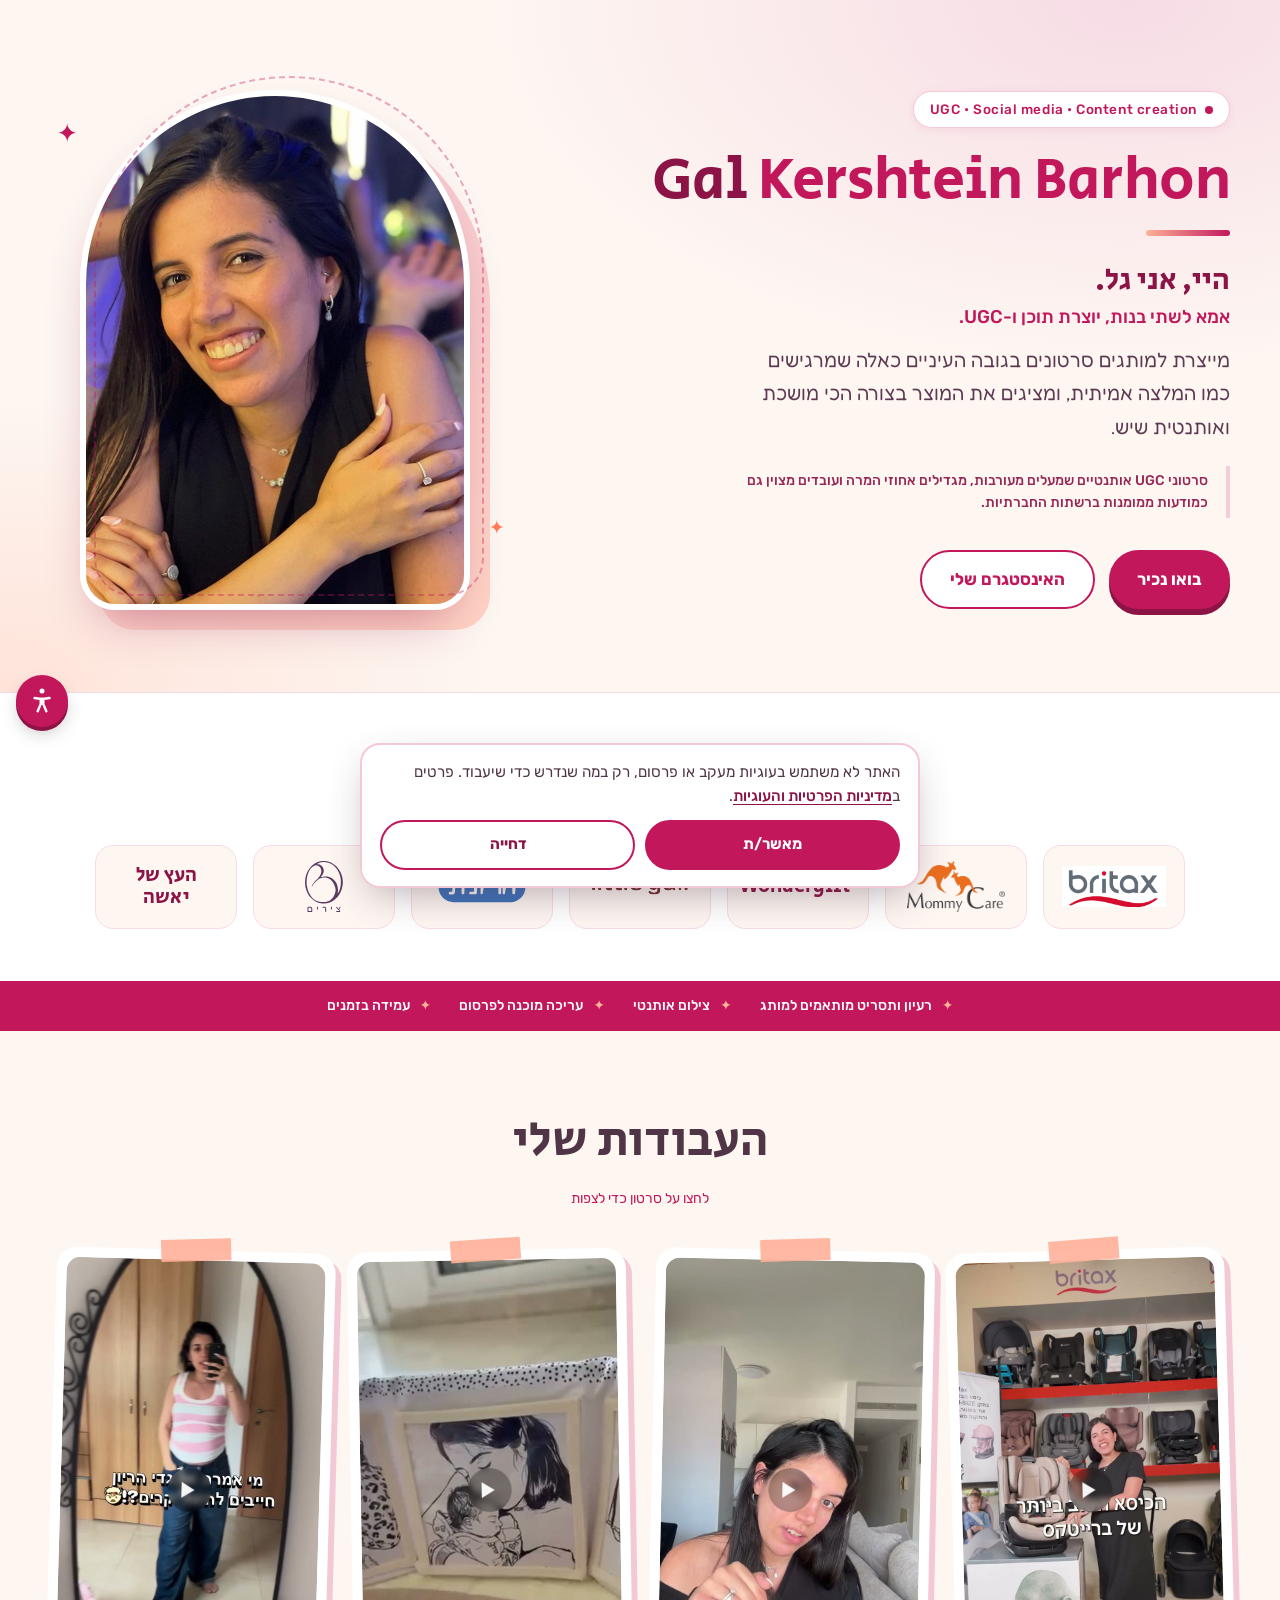
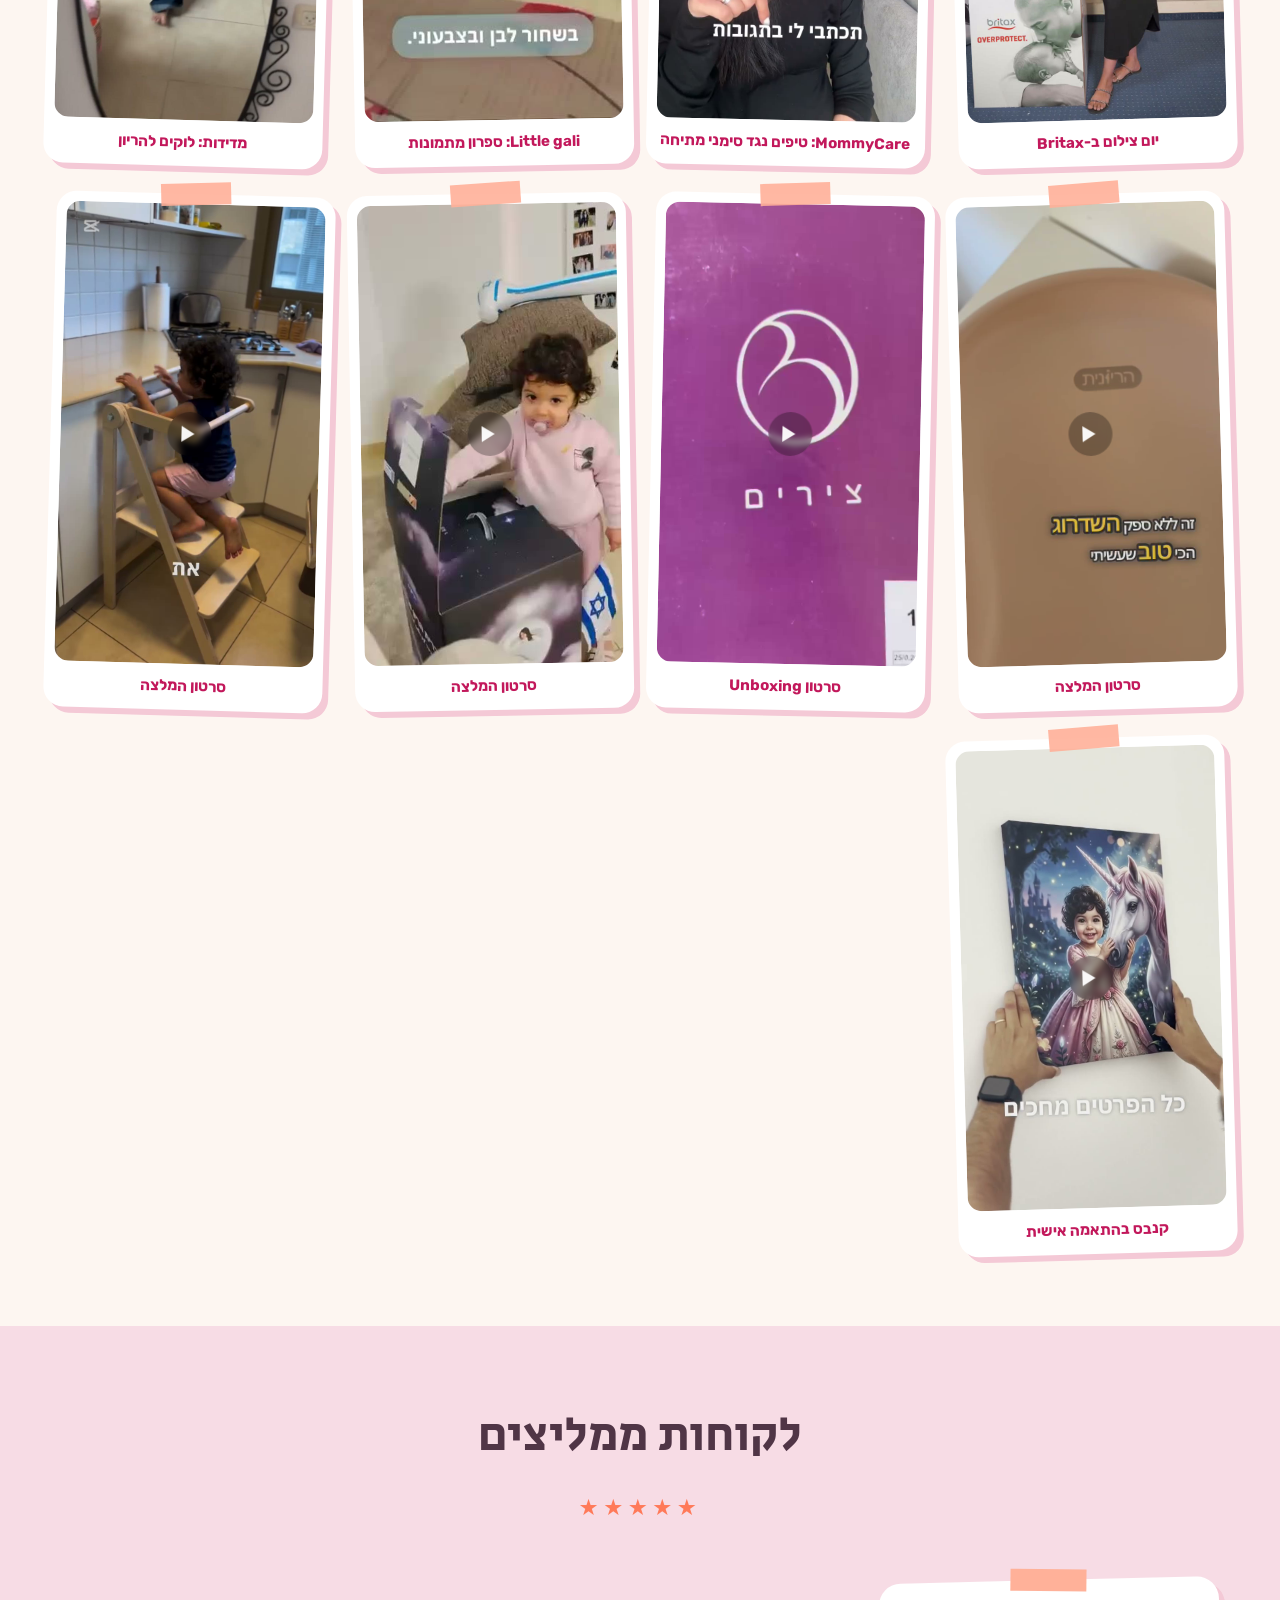
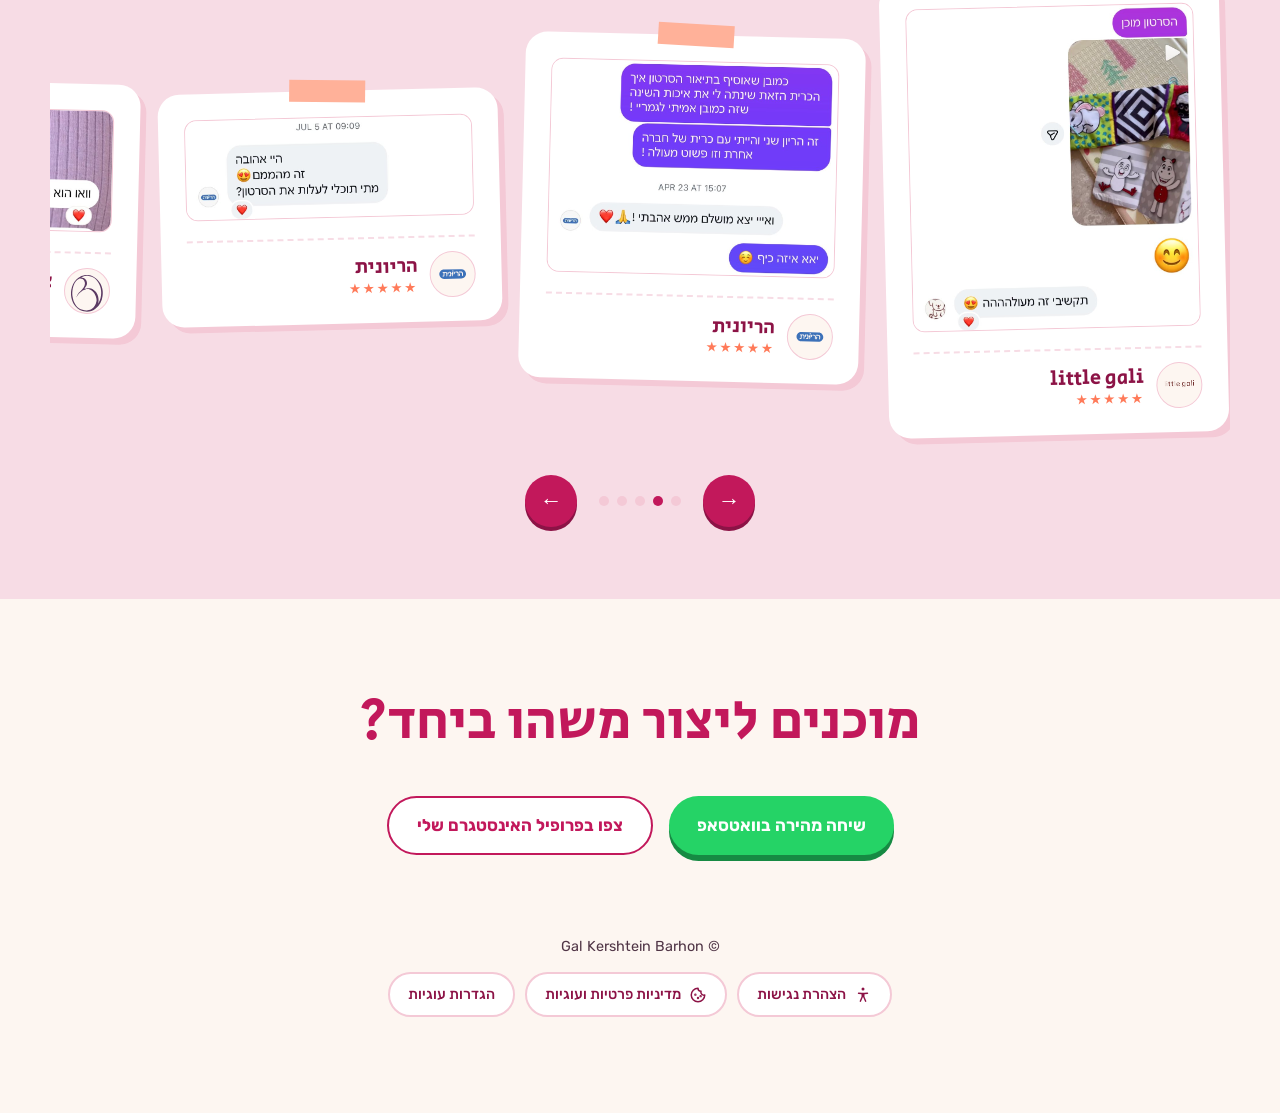
<file: index.html>
<!doctype html><html lang="he" dir="rtl"><head><meta charset="utf-8"><meta name=viewport content="width=device-width,initial-scale=1,viewport-fit=cover"><style>:root{color-scheme:light;box-sizing:border-box;padding-top:env(safe-area-inset-top,0px);padding-bottom:env(safe-area-inset-bottom,0px)}html{scroll-padding-top:env(safe-area-inset-top,0px)}body{margin:0;padding:0;font:14px -apple-system,BlinkMacSystemFont,sans-serif;background:#fff;color:#000}img{max-width:100%}[hidden]:not([hidden=until-found i]){display:none!important}</style><title>גל קרשטיין ברהון | יוצרת תוכן UGC</title>
<meta name="description" content="גל קרשטיין ברהון, יוצרת תוכן UGC. סרטונים אותנטיים שמעלים מעורבות ועובדים גם כמודעות ממומנות.">
<link rel="canonical" href="https://gal-ugc.pages.dev/">
<meta property="og:type" content="website">
<meta property="og:locale" content="he_IL">
<meta property="og:url" content="https://gal-ugc.pages.dev/">
<meta property="og:title" content="גל קרשטיין ברהון | יוצרת תוכן UGC">
<meta property="og:description" content="סרטוני UGC אותנטיים למותגים – אמהות, תינוקות וילדים, בית ואורח חיים. צפו בעבודות ובהמלצות.">
<meta property="og:image" content="https://gal-ugc.pages.dev/images/og.jpg">
<meta property="og:image:width" content="720">
<meta property="og:image:height" content="720">
<meta name="twitter:card" content="summary_large_image">
</head><body>
<link rel="stylesheet" href="fonts/fonts.css">
<link rel="stylesheet" href="a11y.css">
<script src="a11y.js"></script>
<style>
/* Concept: a pink scrapbook. Taped cards, a big arch portrait, videos in framed windows, reviews as a swipeable stack of notes. */
:root{
  --cream:#fdf6f1; --blush:#f7dce5; --rose:#f4c9d6; --berry:#c2185b; --berry-dark:#8c1346;
  --ink:#503546; --coral:#ff7a59; --tape:#ffb199; --wa:#25d366;
  --display:'Secular One','Rubik',sans-serif; --body:'Rubik',system-ui,sans-serif;
}
*{box-sizing:border-box}
html{scroll-behavior:smooth}
body{margin:0;padding-inline:0;background:var(--cream);color:var(--ink);font-family:var(--body);font-size:calc(14px * var(--a11y-fs,1));line-height:1.6;overflow-x:hidden}
img,video{max-width:100%;display:block}
a{color:inherit}
.wrap{width:min(1180px,100% - 32px);margin-inline:auto}
h1,h2{font-family:var(--display);font-weight:400;margin:0;text-wrap:balance}
.btn{display:inline-flex;align-items:center;gap:10px;padding:14px 28px;border-radius:999px;font-weight:700;text-decoration:none;font-size:1.05rem;transition:transform .15s}
.btn:hover{transform:translateY(-2px)}
.btn:focus-visible,.nav button:focus-visible{outline:3px solid var(--berry);outline-offset:3px}
.btn.main{background:var(--berry);color:#fff;box-shadow:0 6px 0 var(--berry-dark)}
.btn.wa{background:var(--wa);color:#fff;box-shadow:0 6px 0 #168a43}
.btn.ig{background:#fff;color:var(--berry);border:2px solid var(--berry)}

/* hero */
.hero{position:relative;overflow:hidden;background:radial-gradient(900px 520px at 88% 0%,var(--blush),transparent 70%),radial-gradient(700px 420px at 0% 100%,#ffe3d9,transparent 70%)}
.hero .wrap{display:grid;grid-template-columns:1.2fr .8fr;gap:56px;align-items:center;padding-block:80px 72px}
.eyebrow{display:inline-flex;align-items:center;gap:8px;background:#fff;color:var(--berry);font-weight:500;letter-spacing:.04em;font-size:.85rem;padding:7px 16px;border-radius:999px;border:1.5px solid var(--rose);box-shadow:0 2px 10px rgba(194,24,91,.08);margin-bottom:22px}
.eyebrow::before{content:"";width:8px;height:8px;border-radius:50%;background:var(--berry)}
.hero h1{font-size:clamp(1.9rem,4.6vw,3.7rem);line-height:1.05;letter-spacing:-.01em;color:var(--berry);white-space:nowrap;text-align:right}
.hero h1 em{font-style:normal;color:var(--berry-dark)}
.hero h1::after{content:"";display:block;width:84px;height:6px;border-radius:6px;margin:18px 0 0 auto;background:linear-gradient(90deg,var(--tape),var(--berry))}
.lead{margin:26px 0 22px;max-width:52ch}
.lead .hi{display:block;font-family:var(--display);font-size:clamp(1.5rem,2.6vw,1.9rem);line-height:1.2;color:var(--berry-dark)}
.lead .who{display:block;font-weight:500;font-size:1.15rem;color:var(--berry);margin:4px 0 12px}
.lead .what{display:block;font-family:'Fredoka','Rubik',sans-serif;font-size:1.22rem;line-height:1.7;color:#5e3a52;text-wrap:pretty}
.hero .wrap>div{min-width:0}
.value{position:relative;padding:4px 18px 4px 0;border-inline-start:4px solid var(--rose);font-weight:500;color:var(--berry-dark);max-width:54ch;margin-bottom:32px;opacity:.9}
.hero .row{display:flex;gap:14px;flex-wrap:wrap}
.brands{padding:44px 0 52px;background:#fff;border-top:1px solid var(--blush)}
.brands h2{font-size:clamp(1.5rem,3vw,2rem);text-align:center;color:var(--ink)}
.brands h2 small{display:block;font-family:var(--body);font-size:.95rem;font-weight:500;color:var(--berry);margin-top:4px}
.logos{display:flex;flex-wrap:wrap;justify-content:center;gap:16px;margin-top:28px}
.logo{width:142px;height:84px;display:grid;place-items:center;padding:14px 18px;background:var(--cream);border:1.5px solid var(--blush);border-radius:18px;transition:transform .2s,box-shadow .2s}
.logo:hover{transform:translateY(-3px);box-shadow:0 10px 24px -12px rgba(140,19,70,.35)}
.logo img{max-width:100%;max-height:52px;object-fit:contain}
.logo.word{font-family:var(--display);font-size:1.25rem;line-height:1.1;color:var(--berry-dark);text-align:center}
.portrait{position:relative;width:min(100%,390px);justify-self:center;margin-block:10px}
.portrait::before{content:"";position:absolute;inset:20px -20px -20px 20px;background:linear-gradient(160deg,var(--rose),#ffd4c4);border-radius:200px 200px 36px 36px}
.portrait::after{content:"";position:absolute;inset:-14px -14px 14px 14px;border:2px dashed var(--berry);opacity:.35;border-radius:210px 210px 40px 40px;pointer-events:none}
.portrait img{position:relative;width:100%;aspect-ratio:3/4;object-fit:cover;border-radius:200px 200px 36px 36px;border:6px solid #fff;box-shadow:0 24px 50px -20px rgba(140,19,70,.45)}
.spark{position:absolute;z-index:2;color:var(--berry);font-size:1.6rem;line-height:1}
.spark.a{top:6%;inset-inline-end:-6%}.spark.b{bottom:14%;inset-inline-start:-9%;color:var(--coral);font-size:1.2rem}
.how{background:var(--berry);color:#fff;padding:14px 0;overflow:hidden}
.how .wrap{display:flex;flex-wrap:wrap;gap:8px 28px;justify-content:center;font-weight:500}
.how span::before{content:"✦";margin-inline-end:10px;color:var(--tape)}

/* works */
section.block{padding-block:72px}
.title{text-align:center;margin-bottom:40px}
.title h2{font-size:clamp(2rem,4.5vw,3rem);color:var(--ink)}
.title p{margin:8px 0 0;color:var(--berry)}
.grid{display:grid;grid-template-columns:repeat(4,1fr);gap:28px 22px}
.card{position:relative;background:#fff;border-radius:20px;padding:10px 10px 12px;box-shadow:6px 6px 0 var(--rose);transform:rotate(var(--r,0deg));transition:transform .2s}
.card:hover{transform:rotate(0) translateY(-4px)}
.card:nth-child(4n+1){--r:-1.6deg}.card:nth-child(4n+2){--r:1.2deg}.card:nth-child(4n+3){--r:-1deg}.card:nth-child(4n+4){--r:1.6deg}
.card::before{content:"";position:absolute;top:-11px;left:50%;width:70px;height:22px;margin-left:-35px;background:var(--tape);opacity:.9;transform:rotate(-3deg);z-index:2}
.frame{position:relative;aspect-ratio:9/16;border-radius:14px;overflow:hidden;background:linear-gradient(160deg,#f0b6c9,#ffc9b8)}
.frame video{width:100%;height:100%;object-fit:cover}
.tap{position:absolute;inset:0;width:100%;border:0;padding:0;background:none;cursor:pointer;display:grid;place-items:center}
.tap i{width:44px;height:44px;border-radius:50%;background:rgba(0,0,0,.28);-webkit-backdrop-filter:blur(3px);backdrop-filter:blur(3px);display:grid;place-items:center;transition:opacity .2s}
.tap i::before{content:"";margin-inline-end:-3px;border-style:solid;border-width:8px 0 8px 13px;border-color:transparent transparent transparent rgba(255,255,255,.95)}
.tap:focus-visible i{outline:3px solid #fff;outline-offset:2px}
.frame.playing .tap i{opacity:0}
.ctl{position:absolute;bottom:10px;left:10px;display:flex;gap:8px;opacity:0;pointer-events:none;transition:opacity .2s}
.frame.playing .ctl{opacity:1;pointer-events:auto}
.ctl button{width:34px;height:34px;border-radius:50%;border:0;padding:0;background:rgba(0,0,0,.28);-webkit-backdrop-filter:blur(3px);backdrop-filter:blur(3px);color:#fff;cursor:pointer;display:grid;place-items:center}
.ctl button:focus-visible{outline:2px solid #fff;outline-offset:2px}
.ctl svg{width:18px;height:18px;fill:none;stroke:currentColor;stroke-width:2;stroke-linecap:round;stroke-linejoin:round}
.ctl .snd .x,.frame.muted .ctl .snd .w{display:none}
.frame.muted .ctl .snd .x{display:inline}
.chip{display:block;text-align:center;margin-top:10px;font-weight:700;color:var(--berry);font-size:.95rem}

/* reviews */
.reviews{background:var(--blush);position:relative}
.reviews .stars{color:var(--coral);letter-spacing:.2em;font-size:1.4rem;text-align:center;margin-top:-24px;margin-bottom:28px}
.track{display:flex;align-items:center;gap:22px;overflow-x:auto;scroll-snap-type:x mandatory;scrollbar-width:none;padding:18px 6px 26px}
.track::-webkit-scrollbar{display:none}
.note{position:relative;flex:0 0 min(340px,82%);scroll-snap-align:center;background:#fff;border-radius:22px;padding:34px 26px 24px;box-shadow:6px 6px 0 var(--rose);min-height:230px;display:flex;flex-direction:column;justify-content:space-between;gap:20px;transform:rotate(var(--r,0deg))}
.note:nth-child(odd){--r:-1.4deg}.note:nth-child(even){--r:1.4deg}
.note::before{content:"";position:absolute;top:-11px;left:50%;width:76px;height:22px;margin-left:-38px;background:var(--tape);transform:rotate(2deg)}
.note::after{content:"״";position:absolute;top:10px;inset-inline-end:20px;font-family:var(--display);font-size:4.5rem;line-height:1;color:var(--rose)}
.note b{font-family:var(--display);font-weight:400;font-size:1.55rem;line-height:1.35;color:var(--berry-dark)}
.who-said{display:flex;align-items:center;gap:12px;padding-top:14px;border-top:2px dashed var(--blush)}
.who-said .av{flex:0 0 46px;height:46px;border-radius:50%;background:var(--cream);border:1.5px solid var(--rose);display:grid;place-items:center;overflow:hidden;padding:6px}
.who-said .av img{max-width:100%;max-height:100%;object-fit:contain}
.who-said .av b{font-size:1.2rem;color:var(--berry)}
.who-said div{display:flex;flex-direction:column;line-height:1.25}
.who-said strong{font-family:var(--display);font-weight:400;font-size:1.25rem;color:var(--berry-dark)}
.who-said span{color:var(--coral);letter-spacing:.12em;font-size:.85rem}
.note.has-shot{padding-top:26px;justify-content:flex-start}
.note.has-shot::after{display:none}
.note .shot{margin-block:auto;width:100%;border-radius:12px;border:1px solid var(--rose);max-height:420px;object-fit:contain;background:#fff}
.nav{display:flex;gap:12px;justify-content:center;align-items:center;margin-top:6px}
.nav button{width:52px;height:52px;border-radius:50%;border:0;background:var(--berry);color:#fff;font-size:1.4rem;cursor:pointer;box-shadow:0 4px 0 var(--berry-dark)}
.nav button:active{transform:translateY(2px);box-shadow:0 2px 0 var(--berry-dark)}
.dots{display:flex;gap:8px;margin-inline:10px}
.dots i{width:10px;height:10px;border-radius:50%;background:var(--rose)}
.dots i.on{background:var(--berry)}

/* closing */
.end{text-align:center;padding-block:80px}
.end h2{font-size:clamp(2rem,5vw,3.4rem);color:var(--berry)}
.end .row{display:flex;gap:16px;flex-wrap:wrap;justify-content:center;margin-top:30px}
footer{text-align:center;padding:0 16px 96px;color:var(--ink);font-size:.9rem}
footer nav{display:flex;flex-wrap:wrap;justify-content:center;gap:10px;margin-top:14px}
footer a,footer button{font:inherit;cursor:pointer;display:inline-flex;align-items:center;gap:8px;color:var(--berry-dark);background:#fff;border:2px solid var(--rose);border-radius:999px;padding:9px 18px;font-weight:500;text-decoration:none}
footer a:hover,footer button:hover{border-color:var(--berry)}
footer button:focus-visible{outline:3px solid var(--berry);outline-offset:2px}
footer a svg{width:18px;height:18px;flex:none}
footer a:focus-visible,.skip:focus-visible,.a11y:focus-visible,.cookie button:focus-visible,.cookie a:focus-visible{outline:3px solid var(--berry);outline-offset:2px}
/* cookie banner */
.cookie{position:fixed;z-index:30;left:12px;right:12px;bottom:calc(12px + env(safe-area-inset-bottom,0px));max-width:560px;margin-inline:auto;background:#fff;color:var(--ink);border:2px solid var(--rose);border-radius:20px;padding:16px 18px;box-shadow:0 14px 40px -12px rgba(80,53,70,.45);font-size:.95rem;line-height:1.55}
.cookie p{margin:0 0 12px}
.cookie a{color:var(--berry-dark);font-weight:500;text-underline-offset:3px}
.cookie .acts{display:flex;gap:10px;flex-wrap:wrap}
.cookie button{flex:1 1 120px;font:inherit;font-weight:700;padding:11px 18px;border-radius:999px;cursor:pointer;border:2px solid var(--berry)}
.cookie .ok{background:var(--berry);color:#fff}
.cookie .no{background:#fff;color:var(--berry-dark)}
.skip{position:absolute;top:8px;inset-inline-start:8px;z-index:10;background:#fff;color:var(--berry-dark);font-weight:700;padding:10px 18px;border-radius:999px;transform:translateY(-200%)}
.skip:focus{transform:none}

@media (max-width:900px){.grid{grid-template-columns:repeat(2,1fr)}}
@media (max-width:760px){
  .hero .wrap{grid-template-columns:1fr;padding-block:48px;gap:36px}
  .portrait{order:-1;width:min(70%,290px)}
  .hero h1{font-size:min(2.6rem,calc((100vw - 40px) / 10.4))}
  .hero h1,.lead,.value{text-align:center;margin-inline:auto}
  .hero h1::after{margin-inline:auto}
  .value{border-inline-start:0;padding:0}
  .hero .wrap>div:first-child{text-align:center}
  .hero .row{justify-content:center}
  .logos{gap:10px}
  .logo{width:calc(50% - 5px);height:76px}
  section.block{padding-block:52px}
}
@media (prefers-reduced-motion:reduce){html{scroll-behavior:auto}.card,.btn{transition:none}}
</style>

<div dir="rtl">
<a class="skip" href="#works">דלגו לעבודות</a>

<header class="hero">
  <div class="wrap">
    <div>
      <span class="eyebrow">UGC • Social media • Content creation</span>
      <h1 dir="ltr"><em>Gal</em> Kershtein Barhon</h1>
      <p class="lead"><span class="hi">היי, אני גל.</span><span class="who">אמא לשתי בנות, יוצרת תוכן ו-UGC.</span><span class="what">מייצרת למותגים סרטונים בגובה העיניים כאלה&nbsp;שמרגישים כמו המלצה אמיתית, ומציגים את המוצר בצורה הכי מושכת ואותנטית שיש.</span></p>
      <div class="value">סרטוני UGC אותנטיים שמעלים מעורבות, מגדילים אחוזי המרה ועובדים מצוין גם כמודעות ממומנות ברשתות החברתיות.</div>
      <div class="row">
        <a class="btn main" href="https://wa.me/972545595610?text=%D7%94%D7%99%D7%99%20%D7%94%D7%92%D7%A2%D7%AA%D7%99%20%D7%93%D7%A8%D7%9A%20%D7%94%D7%AA%D7%99%D7%A7%20%D7%A2%D7%91%D7%95%D7%93%D7%95%D7%AA%20%D7%A9%D7%9C%D7%9A%2C%20%D7%90%D7%A9%D7%9E%D7%97%20%D7%9C%D7%A7%D7%91%D7%9C%20%D7%A4%D7%A8%D7%98%D7%99%D7%9D%20%D7%A0%D7%95%D7%A1%D7%A4%D7%99%D7%9D." target="_blank" rel="noopener">בואו נכיר</a>
        <a class="btn ig" href="https://www.instagram.com/gal_kershtein_barhon" target="_blank" rel="noopener">האינסטגרם שלי</a>
      </div>
    </div>
    <div class="portrait">
      <img src="images/gal.jpg" alt="גל קרשטיין ברהון">
      <span class="spark a" aria-hidden="true">✦</span><span class="spark b" aria-hidden="true">✦</span>
    </div>
  </div>
</header>

<main>
<section class="brands" aria-labelledby="brands-title">
  <div class="wrap">
    <h2 id="brands-title">שיתופי פעולה<small>מותגים שכבר יצרתי עבורם תוכן</small></h2>
    <div class="logos">
      <div class="logo"><img src="images/brands/britax.png" alt="Britax"></div>
      <div class="logo"><img src="images/brands/mommycare.png" alt="MommyCare"></div>
      <div class="logo word">Wondergift</div>
      <div class="logo"><img src="images/brands/littlegali.svg" alt="little gali"></div>
      <div class="logo"><img src="images/brands/airyonit.svg" alt="הריונית"></div>
      <div class="logo"><img src="images/brands/tzirim.svg" alt="צירים"></div>
      <div class="logo word">העץ של יאשה</div>
    </div>
  </div>
</section>

<div class="how"><div class="wrap"><span>רעיון ותסריט מותאמים למותג</span><span>צילום אותנטי</span><span>עריכה מוכנה לפרסום</span><span>עמידה בזמנים</span></div></div>

<section class="block" id="works">
  <div class="wrap">
    <div class="title"><h2>העבודות שלי</h2><p>לחצו על סרטון כדי לצפות</p></div>
    <div class="grid" id="vids"></div>
  </div>
</section>

<section class="block reviews" id="reviews">
  <div class="wrap">
    <div class="title"><h2>לקוחות ממליצים</h2></div>
    <div class="stars" aria-hidden="true">★★★★★</div>
    <div class="track" id="track"></div>
    <div class="nav">
      <button id="prev" aria-label="הקודם">→</button>
      <div class="dots" id="dots" aria-hidden="true"></div>
      <button id="next" aria-label="הבא">←</button>
    </div>
  </div>
</section>

<section class="end">
  <div class="wrap">
    <h2>מוכנים ליצור משהו ביחד?</h2>
    <div class="row">
      <a class="btn wa" href="https://wa.me/972545595610?text=%D7%94%D7%99%D7%99%20%D7%94%D7%92%D7%A2%D7%AA%D7%99%20%D7%93%D7%A8%D7%9A%20%D7%94%D7%AA%D7%99%D7%A7%20%D7%A2%D7%91%D7%95%D7%93%D7%95%D7%AA%20%D7%A9%D7%9C%D7%9A%2C%20%D7%90%D7%A9%D7%9E%D7%97%20%D7%9C%D7%A7%D7%91%D7%9C%20%D7%A4%D7%A8%D7%98%D7%99%D7%9D%20%D7%A0%D7%95%D7%A1%D7%A4%D7%99%D7%9D." target="_blank" rel="noopener">שיחה מהירה בוואטסאפ</a>
      <a class="btn ig" href="https://www.instagram.com/gal_kershtein_barhon" target="_blank" rel="noopener">צפו בפרופיל האינסטגרם שלי</a>
    </div>
  </div>
</section>
</main>
<footer>© Gal Kershtein Barhon<nav aria-label="מידע על האתר"><a href="accessibility.html"><svg viewBox="0 0 24 24" aria-hidden="true" fill="currentColor"><circle cx="12" cy="4" r="2"/><path d="M19 9.5c0 .6-.4 1-1 1.1l-4 .5v3.2l2.3 5.3a1 1 0 1 1-1.8.8L12.3 15h-.6l-2.2 5.4a1 1 0 1 1-1.8-.8l2.3-5.3v-3.2l-4-.5a1 1 0 0 1 .2-2l3.9.5h3.8l3.9-.5c.6-.1 1.2.4 1.2 1z"/></svg>הצהרת נגישות</a><a href="privacy.html"><svg viewBox="0 0 24 24" aria-hidden="true" fill="none" stroke="currentColor" stroke-width="2" stroke-linecap="round" stroke-linejoin="round"><path d="M12 3a9 9 0 1 0 9 9 4 4 0 0 1-5-5 4 4 0 0 1-4-4z"/><circle cx="8.5" cy="11.5" r=".6" fill="currentColor"/><circle cx="12" cy="16" r=".6" fill="currentColor"/><circle cx="15.5" cy="13.5" r=".6" fill="currentColor"/></svg>מדיניות פרטיות ועוגיות</a><button type="button" id="cookie-open">הגדרות עוגיות</button></nav></footer>
<div class="cookie" id="cookie" role="region" aria-label="הודעת עוגיות" hidden>
  <p>האתר לא משתמש בעוגיות מעקב או פרסום, רק במה שנדרש כדי שיעבוד. פרטים ב<a href="privacy.html">מדיניות הפרטיות והעוגיות</a>.</p>
  <div class="acts"><button class="ok" type="button" data-c="granted">מאשר/ת</button><button class="no" type="button" data-c="denied">דחייה</button></div>
</div>

<script>
/* Edit these lists to change the videos and reviews. Video files live in the videos folder. */
var VIDEOS=[
  {f:"videos/1.mp4",l:"יום צילום ב-Britax"},
  {f:"videos/2.mp4",l:"MommyCare: טיפים נגד סימני מתיחה"},
  {f:"videos/3.mp4",l:"Little gali: ספרון מתמונות"},
  {f:"videos/4.mp4",l:"מדידות: לוקים להריון"},
  {f:"videos/5.mp4",l:"סרטון המלצה"},
  {f:"videos/6.mp4",l:"סרטון Unboxing"},
  {f:"videos/7.mp4",l:"סרטון המלצה"},
  {f:"videos/8.mp4",l:"סרטון המלצה"},
  {f:"videos/9.mp4",l:"קנבס בהתאמה אישית"}
];
var REVIEWS=[
  {t:"תקשיבי זה מעולההה",s:"little gali",img:"reviews/1.jpg",logo:"images/brands/littlegali.svg"},
  {t:"ואייי יצא מושלם ממש אהבתי !",s:"הריונית",img:"reviews/2.jpg",logo:"images/brands/airyonit.svg"},
  {t:"זה מהממם",s:"הריונית",img:"reviews/3.jpg",logo:"images/brands/airyonit.svg"},
  {t:"וואו הוא מהמם!!!!!!",s:"צירים",img:"reviews/4.jpg",logo:"images/brands/tzirim.svg"},
  {t:"מעלף!",s:"העץ של יאשה",img:"reviews/5.jpg"}
];
/* Own player instead of the browser's (its dark overlay looked bad on phones): tap plays, tap again pauses.
   While playing, two small buttons: sound and full screen. Full screen uses the browser's own player.
   Only one video plays at a time. */
var CTL='<div class="ctl">'
  +'<button class="snd" type="button" aria-label="קול"><svg viewBox="0 0 24 24"><path d="M11 5 6 9H3v6h3l5 4z"/><path class="w" d="M15.5 8.5a5 5 0 0 1 0 7M18.5 5.5a9 9 0 0 1 0 13"/><path class="x" d="m16 9 6 6m0-6-6 6"/></svg></button>'
  +'<button class="fs" type="button" aria-label="מסך מלא"><svg viewBox="0 0 24 24"><path d="M4 9V4h5M20 9V4h-5M4 15v5h5M20 15v5h-5"/></svg></button></div>';
document.getElementById("vids").innerHTML=VIDEOS.map(function(v){
  return '<div class="card"><div class="frame"><video src="'+v.f+'" poster="'+v.f.replace(".mp4",".jpg")+'" preload="metadata" playsinline></video>'
    +'<button class="tap" type="button" aria-label="'+v.l+'"><i></i></button>'+CTL+'</div><span class="chip">'+v.l+'</span></div>';
}).join("");
var vids=document.getElementById("vids");
vids.addEventListener("click",function(e){
  var f=e.target.closest(".frame");if(!f)return;
  var v=f.querySelector("video");
  if(e.target.closest(".snd")){v.muted=!v.muted;f.classList.toggle("muted",v.muted);return}
  if(e.target.closest(".fs")){
    v.controls=true;
    if(v.requestFullscreen)v.requestFullscreen();else if(v.webkitRequestFullscreen)v.webkitRequestFullscreen();else if(v.webkitEnterFullscreen)v.webkitEnterFullscreen();
    return;
  }
  if(e.target.closest(".tap")){if(v.paused)v.play();else v.pause()}
});
/* Back from full screen: hide the browser's controls again. */
function exitFs(){if(!document.fullscreenElement&&!document.webkitFullscreenElement)vids.querySelectorAll("video").forEach(function(o){o.controls=false})}
document.addEventListener("fullscreenchange",exitFs);
document.addEventListener("webkitfullscreenchange",exitFs);
vids.addEventListener("webkitendfullscreen",function(e){e.target.controls=false},true);
["play","pause","ended"].forEach(function(t){
  vids.addEventListener(t,function(e){
    e.target.parentNode.classList.toggle("playing",t==="play");
    if(t==="play")vids.querySelectorAll("video").forEach(function(o){if(o!==e.target)o.pause()});
  },true);
});
var track=document.getElementById("track"),dots=document.getElementById("dots");
track.innerHTML=REVIEWS.map(function(r){
  var body=r.img?'<img class="shot" src="'+r.img+'" alt="'+r.t.replace(/"/g,"&quot;")+'" loading="lazy">':'<b>'+r.t+'</b>';
  var av=r.logo?'<img src="'+r.logo+'" alt="">':'<b>'+r.s.charAt(0)+'</b>';
  return '<div class="note'+(r.img?' has-shot':'')+'">'+body+'<div class="who-said"><span class="av">'+av+'</span><div><strong>'+r.s+'</strong><span aria-label="5 כוכבים">★★★★★</span></div></div></div>'}).join("");
dots.innerHTML=REVIEWS.map(function(_,i){return '<i'+(i===0?' class="on"':'')+'></i>'}).join("");
function step(){var n=track.querySelector(".note");return n.getBoundingClientRect().width+22}
/* Cookie banner. The site sets no cookies; the visitor's choice is kept in this browser so the banner shows once.
   Add any future analytics only when the choice is "granted". */
(function(){
  var K="gal-cookie-consent",box=document.getElementById("cookie"),saved=null;
  try{saved=localStorage.getItem(K)}catch(e){}
  function fit(){document.body.style.setProperty("--cookie-h",(box.offsetHeight+12)+"px")}
  function show(){box.hidden=false;document.body.classList.add("has-cookie");fit();addEventListener("resize",fit)}
  box.addEventListener("click",function(e){
    var b=e.target.closest("button");if(!b)return;
    try{localStorage.setItem(K,b.getAttribute("data-c"))}catch(e){}
    box.hidden=true;document.body.classList.remove("has-cookie");removeEventListener("resize",fit);
  });
  /* "Cookie settings" button in the footer reopens the banner. */
  document.getElementById("cookie-open").addEventListener("click",function(){show();box.querySelector(".ok").focus()});
  if(!saved)show();
})();
document.getElementById("next").onclick=function(){track.scrollBy({left:-step(),behavior:"smooth"})};
document.getElementById("prev").onclick=function(){track.scrollBy({left:step(),behavior:"smooth"})};
track.addEventListener("scroll",function(){
  var notes=track.querySelectorAll(".note"),c=track.getBoundingClientRect(),mid=c.left+c.width/2,best=0,bd=1e9;
  notes.forEach(function(n,i){var r=n.getBoundingClientRect(),d=Math.abs(r.left+r.width/2-mid);if(d<bd){bd=d;best=i}});
  dots.querySelectorAll("i").forEach(function(d,i){d.className=i===best?"on":""});
});
</script>
</div>

</body></html>
</file>
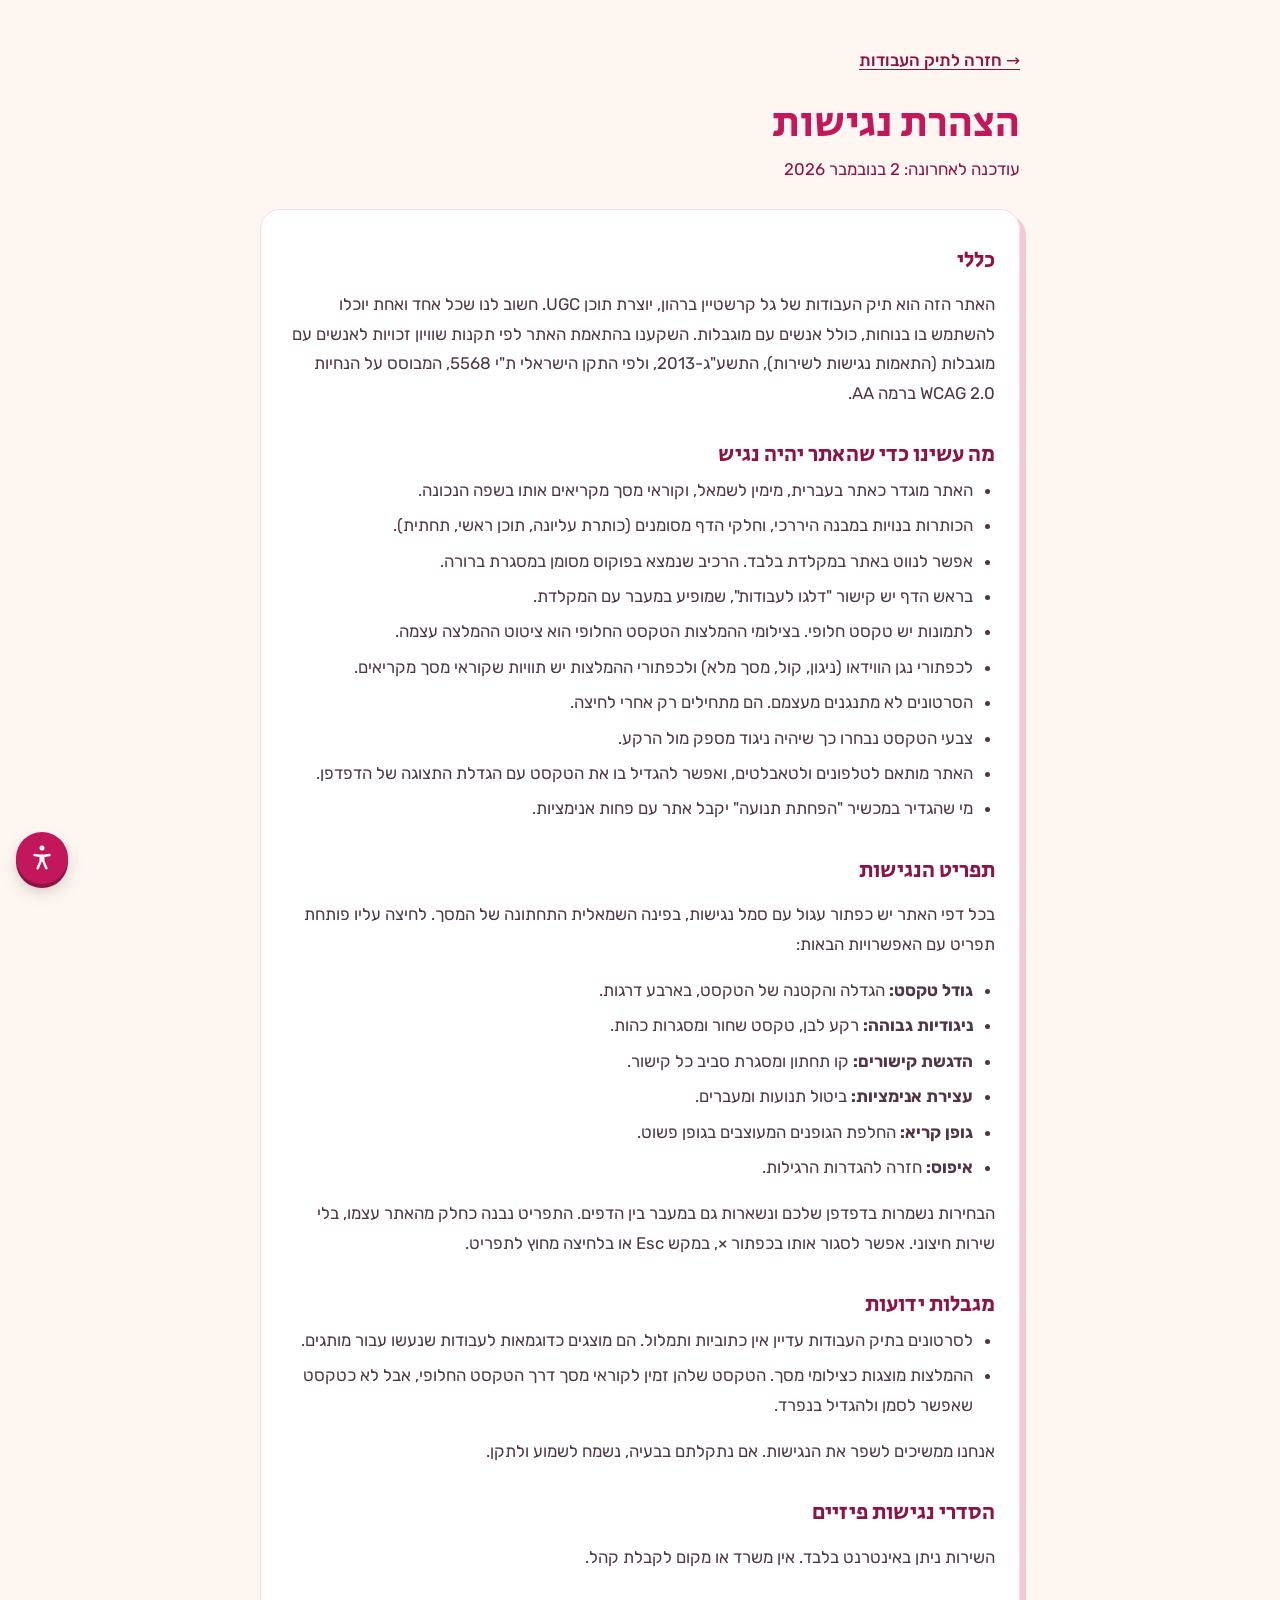
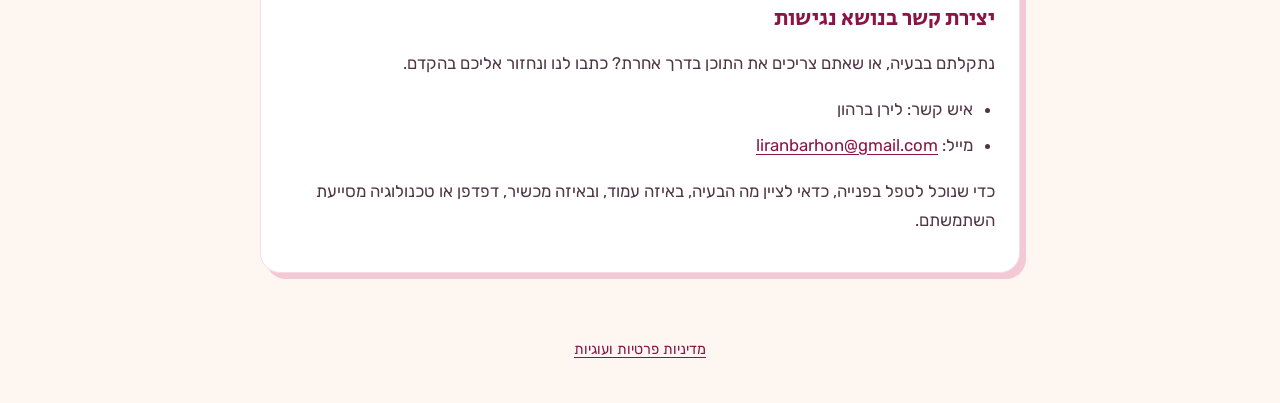
<file: accessibility.html>
<!doctype html>
<html lang="he" dir="rtl">
<head>
<meta charset="utf-8">
<meta name="viewport" content="width=device-width,initial-scale=1">
<title>הצהרת נגישות | גל קרשטיין ברהון</title>
<meta name="description" content="הצהרת הנגישות של אתר תיק העבודות של גל קרשטיין ברהון.">
<link rel="canonical" href="https://gal-ugc.pages.dev/accessibility.html">
<link rel="stylesheet" href="fonts/fonts.css">
<link rel="stylesheet" href="a11y.css">
<script src="a11y.js"></script>
<style>
:root{--cream:#fdf6f1;--blush:#f7dce5;--rose:#f4c9d6;--berry:#c2185b;--berry-dark:#8c1346;--ink:#503546}
*{box-sizing:border-box}
body{margin:0;background:var(--cream);color:var(--ink);font-family:'Rubik',system-ui,sans-serif;font-size:1.05rem;line-height:1.75}
.wrap{width:min(760px,100% - 32px);margin-inline:auto;padding-block:40px 64px}
.back{display:inline-block;color:var(--berry-dark);font-weight:500;text-underline-offset:3px;padding:6px 0}
h1,h2{font-family:'Secular One','Rubik',sans-serif;font-weight:400;line-height:1.2;color:var(--berry-dark)}
h1{font-size:clamp(1.9rem,6vw,2.6rem);margin:18px 0 6px;color:var(--berry)}
h2{font-size:1.35rem;margin:34px 0 8px}
.updated{margin:0 0 24px;color:var(--berry-dark)}
.card{background:#fff;border:1.5px solid var(--blush);border-radius:20px;padding:4px 24px 20px;box-shadow:6px 6px 0 var(--rose)}
ul{padding-inline-start:22px;margin:8px 0}
li{margin-bottom:6px}
a{color:var(--berry-dark);text-underline-offset:3px}
a:focus-visible{outline:3px solid var(--berry);outline-offset:2px}
footer{text-align:center;padding:0 16px 40px;font-size:.9rem}
</style>
</head>
<body>
<div class="wrap">
<a class="back" href="./">→ חזרה לתיק העבודות</a>
<main>
<h1>הצהרת נגישות</h1>
<p class="updated">עודכנה לאחרונה: 2 בנובמבר 2026</p>

<div class="card">
<h2>כללי</h2>
<p>האתר הזה הוא תיק העבודות של גל קרשטיין ברהון, יוצרת תוכן UGC. חשוב לנו שכל אחד ואחת יוכלו להשתמש בו בנוחות, כולל אנשים עם מוגבלות. השקענו בהתאמת האתר לפי תקנות שוויון זכויות לאנשים עם מוגבלות (התאמות נגישות לשירות), התשע"ג-2013, ולפי התקן הישראלי ת"י 5568, המבוסס על הנחיות WCAG 2.0 ברמה AA.</p>

<h2>מה עשינו כדי שהאתר יהיה נגיש</h2>
<ul>
<li>האתר מוגדר כאתר בעברית, מימין לשמאל, וקוראי מסך מקריאים אותו בשפה הנכונה.</li>
<li>הכותרות בנויות במבנה היררכי, וחלקי הדף מסומנים (כותרת עליונה, תוכן ראשי, תחתית).</li>
<li>אפשר לנווט באתר במקלדת בלבד. הרכיב שנמצא בפוקוס מסומן במסגרת ברורה.</li>
<li>בראש הדף יש קישור "דלגו לעבודות", שמופיע במעבר עם המקלדת.</li>
<li>לתמונות יש טקסט חלופי. בצילומי ההמלצות הטקסט החלופי הוא ציטוט ההמלצה עצמה.</li>
<li>לכפתורי נגן הווידאו (ניגון, קול, מסך מלא) ולכפתורי ההמלצות יש תוויות שקוראי מסך מקריאים.</li>
<li>הסרטונים לא מתנגנים מעצמם. הם מתחילים רק אחרי לחיצה.</li>
<li>צבעי הטקסט נבחרו כך שיהיה ניגוד מספק מול הרקע.</li>
<li>האתר מותאם לטלפונים ולטאבלטים, ואפשר להגדיל בו את הטקסט עם הגדלת התצוגה של הדפדפן.</li>
<li>מי שהגדיר במכשיר "הפחתת תנועה" יקבל אתר עם פחות אנימציות.</li>
</ul>

<h2>תפריט הנגישות</h2>
<p>בכל דפי האתר יש כפתור עגול עם סמל נגישות, בפינה השמאלית התחתונה של המסך. לחיצה עליו פותחת תפריט עם האפשרויות הבאות:</p>
<ul>
<li><strong>גודל טקסט:</strong> הגדלה והקטנה של הטקסט, בארבע דרגות.</li>
<li><strong>ניגודיות גבוהה:</strong> רקע לבן, טקסט שחור ומסגרות כהות.</li>
<li><strong>הדגשת קישורים:</strong> קו תחתון ומסגרת סביב כל קישור.</li>
<li><strong>עצירת אנימציות:</strong> ביטול תנועות ומעברים.</li>
<li><strong>גופן קריא:</strong> החלפת הגופנים המעוצבים בגופן פשוט.</li>
<li><strong>איפוס:</strong> חזרה להגדרות הרגילות.</li>
</ul>
<p>הבחירות נשמרות בדפדפן שלכם ונשארות גם במעבר בין הדפים. התפריט נבנה כחלק מהאתר עצמו, בלי שירות חיצוני. אפשר לסגור אותו בכפתור ×, במקש Esc או בלחיצה מחוץ לתפריט.</p>

<h2>מגבלות ידועות</h2>
<ul>
<li>לסרטונים בתיק העבודות עדיין אין כתוביות ותמלול. הם מוצגים כדוגמאות לעבודות שנעשו עבור מותגים.</li>
<li>ההמלצות מוצגות כצילומי מסך. הטקסט שלהן זמין לקוראי מסך דרך הטקסט החלופי, אבל לא כטקסט שאפשר לסמן ולהגדיל בנפרד.</li>
</ul>
<p>אנחנו ממשיכים לשפר את הנגישות. אם נתקלתם בבעיה, נשמח לשמוע ולתקן.</p>

<h2>הסדרי נגישות פיזיים</h2>
<p>השירות ניתן באינטרנט בלבד. אין משרד או מקום לקבלת קהל.</p>

<h2>יצירת קשר בנושא נגישות</h2>
<p>נתקלתם בבעיה, או שאתם צריכים את התוכן בדרך אחרת? כתבו לנו ונחזור אליכם בהקדם.</p>
<ul>
<li>איש קשר: לירן ברהון</li>
<li>מייל: <a href="mailto:liranbarhon@gmail.com">liranbarhon@gmail.com</a></li>
</ul>
<p>כדי שנוכל לטפל בפנייה, כדאי לציין מה הבעיה, באיזה עמוד, ובאיזה מכשיר, דפדפן או טכנולוגיה מסייעת השתמשתם.</p>
</div>
</main>
</div>
<footer><a href="privacy.html">מדיניות פרטיות ועוגיות</a></footer>
</body>
</html>
</file>
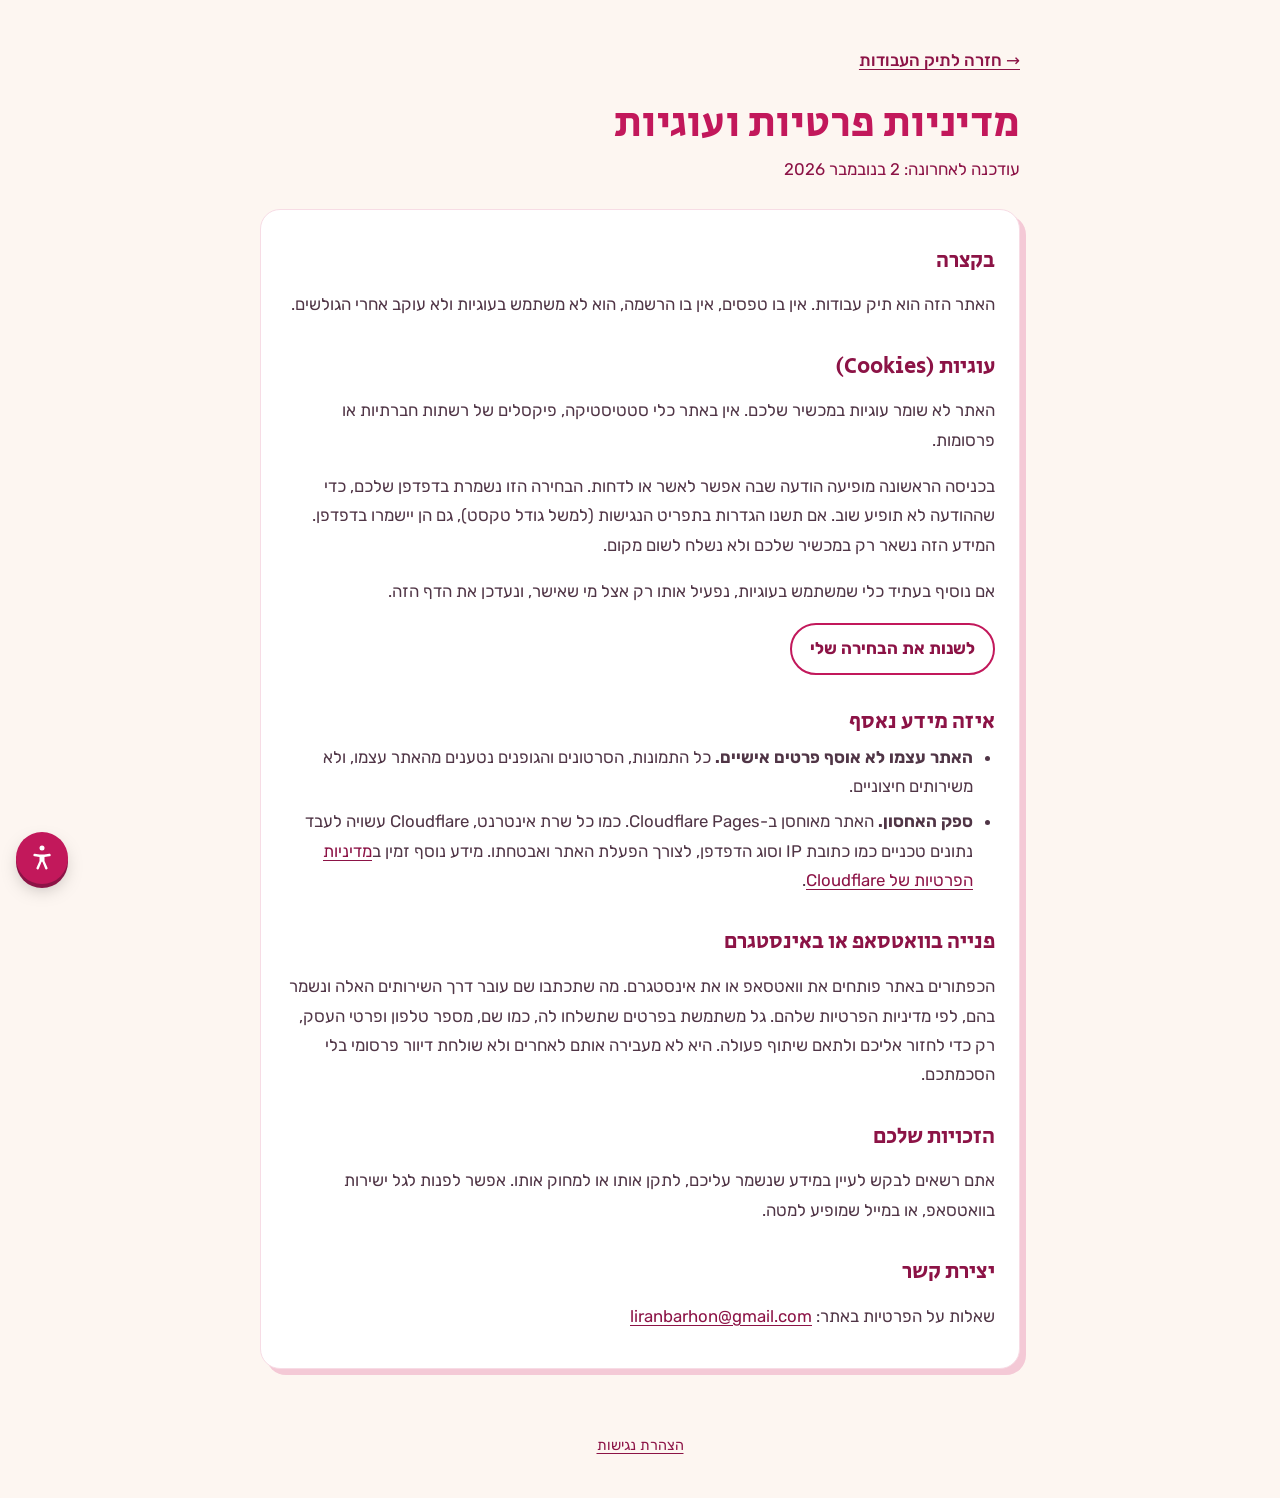
<file: privacy.html>
<!doctype html>
<html lang="he" dir="rtl">
<head>
<meta charset="utf-8">
<meta name="viewport" content="width=device-width,initial-scale=1">
<title>מדיניות פרטיות ועוגיות | גל קרשטיין ברהון</title>
<meta name="description" content="מדיניות הפרטיות והעוגיות של אתר תיק העבודות של גל קרשטיין ברהון.">
<link rel="canonical" href="https://gal-ugc.pages.dev/privacy.html">
<link rel="stylesheet" href="fonts/fonts.css">
<link rel="stylesheet" href="a11y.css">
<script src="a11y.js"></script>
<style>
:root{--cream:#fdf6f1;--blush:#f7dce5;--rose:#f4c9d6;--berry:#c2185b;--berry-dark:#8c1346;--ink:#503546}
*{box-sizing:border-box}
body{margin:0;background:var(--cream);color:var(--ink);font-family:'Rubik',system-ui,sans-serif;font-size:1.05rem;line-height:1.75}
.wrap{width:min(760px,100% - 32px);margin-inline:auto;padding-block:40px 64px}
.back{display:inline-block;color:var(--berry-dark);font-weight:500;text-underline-offset:3px;padding:6px 0}
h1,h2{font-family:'Secular One','Rubik',sans-serif;font-weight:400;line-height:1.2;color:var(--berry-dark)}
h1{font-size:clamp(1.9rem,6vw,2.6rem);margin:18px 0 6px;color:var(--berry)}
h2{font-size:1.35rem;margin:34px 0 8px}
.updated{margin:0 0 24px;color:var(--berry-dark)}
.card{background:#fff;border:1.5px solid var(--blush);border-radius:20px;padding:4px 24px 20px;box-shadow:6px 6px 0 var(--rose)}
ul{padding-inline-start:22px;margin:8px 0}
li{margin-bottom:6px}
a{color:var(--berry-dark);text-underline-offset:3px}
a:focus-visible{outline:3px solid var(--berry);outline-offset:2px}
footer{text-align:center;padding:0 16px 40px;font-size:.9rem}
.reset{font:inherit;font-weight:700;color:var(--berry-dark);background:#fff;border:2px solid var(--berry);border-radius:999px;padding:9px 18px;cursor:pointer}
.reset:focus-visible{outline:3px solid var(--berry);outline-offset:2px}
</style>
</head>
<body>
<div class="wrap">
<a class="back" href="./">→ חזרה לתיק העבודות</a>
<main>
<h1>מדיניות פרטיות ועוגיות</h1>
<p class="updated">עודכנה לאחרונה: 2 בנובמבר 2026</p>

<div class="card">
<h2>בקצרה</h2>
<p>האתר הזה הוא תיק עבודות. אין בו טפסים, אין בו הרשמה, הוא לא משתמש בעוגיות ולא עוקב אחרי הגולשים.</p>

<h2>עוגיות (Cookies)</h2>
<p>האתר לא שומר עוגיות במכשיר שלכם. אין באתר כלי סטטיסטיקה, פיקסלים של רשתות חברתיות או פרסומות.</p>
<p>בכניסה הראשונה מופיעה הודעה שבה אפשר לאשר או לדחות. הבחירה הזו נשמרת בדפדפן שלכם, כדי שההודעה לא תופיע שוב. אם תשנו הגדרות בתפריט הנגישות (למשל גודל טקסט), גם הן יישמרו בדפדפן. המידע הזה נשאר רק במכשיר שלכם ולא נשלח לשום מקום.</p>
<p>אם נוסיף בעתיד כלי שמשתמש בעוגיות, נפעיל אותו רק אצל מי שאישר, ונעדכן את הדף הזה.</p>
<p><button type="button" class="reset" id="reset">לשנות את הבחירה שלי</button> <span id="reset-msg" role="status"></span></p>

<h2>איזה מידע נאסף</h2>
<ul>
<li><strong>האתר עצמו לא אוסף פרטים אישיים.</strong> כל התמונות, הסרטונים והגופנים נטענים מהאתר עצמו, ולא משירותים חיצוניים.</li>
<li><strong>ספק האחסון.</strong> האתר מאוחסן ב-Cloudflare Pages. כמו כל שרת אינטרנט, Cloudflare עשויה לעבד נתונים טכניים כמו כתובת IP וסוג הדפדפן, לצורך הפעלת האתר ואבטחתו. מידע נוסף זמין ב<a href="https://www.cloudflare.com/privacypolicy/" target="_blank" rel="noopener">מדיניות הפרטיות של Cloudflare</a>.</li>
</ul>

<h2>פנייה בוואטסאפ או באינסטגרם</h2>
<p>הכפתורים באתר פותחים את וואטסאפ או את אינסטגרם. מה שתכתבו שם עובר דרך השירותים האלה ונשמר בהם, לפי מדיניות הפרטיות שלהם. גל משתמשת בפרטים שתשלחו לה, כמו שם, מספר טלפון ופרטי העסק, רק כדי לחזור אליכם ולתאם שיתוף פעולה. היא לא מעבירה אותם לאחרים ולא שולחת דיוור פרסומי בלי הסכמתכם.</p>

<h2>הזכויות שלכם</h2>
<p>אתם רשאים לבקש לעיין במידע שנשמר עליכם, לתקן אותו או למחוק אותו. אפשר לפנות לגל ישירות בוואטסאפ, או במייל שמופיע למטה.</p>

<h2>יצירת קשר</h2>
<p>שאלות על הפרטיות באתר: <a href="mailto:liranbarhon@gmail.com">liranbarhon@gmail.com</a></p>
</div>
</main>
</div>
<footer><a href="accessibility.html">הצהרת נגישות</a></footer>
<script>
document.getElementById("reset").onclick=function(){
  try{localStorage.removeItem("gal-cookie-consent")}catch(e){}
  document.getElementById("reset-msg").textContent="הבחירה נמחקה. ההודעה תופיע שוב בדף הבית.";
};
</script>
</body>
</html>
</file>
<file: fonts/fonts.css>
/* hebrew */
@font-face {
  font-family: 'Fredoka';
  font-style: normal;
  font-weight: 400;
  font-stretch: 100%;
  font-display: swap;
  src: url(fredoka-X7n64b87HvSqjb_WIi2yDCRwoQ_k7367_DWs89XyHw.woff2) format('woff2');
  unicode-range: U+0307-0308, U+0590-05FF, U+200C-2010, U+20AA, U+25CC, U+FB1D-FB4F;
}
/* latin-ext */
@font-face {
  font-family: 'Fredoka';
  font-style: normal;
  font-weight: 400;
  font-stretch: 100%;
  font-display: swap;
  src: url(fredoka-X7n64b87HvSqjb_WIi2yDCRwoQ_k7367_DWg89XyHw.woff2) format('woff2');
  unicode-range: U+0100-02BA, U+02BD-02C5, U+02C7-02CC, U+02CE-02D7, U+02DD-02FF, U+0304, U+0308, U+0329, U+1D00-1DBF, U+1E00-1E9F, U+1EF2-1EFF, U+2020, U+20A0-20AB, U+20AD-20C4, U+2113, U+2C60-2C7F, U+A720-A7FF;
}
/* latin */
@font-face {
  font-family: 'Fredoka';
  font-style: normal;
  font-weight: 400;
  font-stretch: 100%;
  font-display: swap;
  src: url(fredoka-X7n64b87HvSqjb_WIi2yDCRwoQ_k7367_DWu89U.woff2) format('woff2');
  unicode-range: U+0000-00FF, U+0131, U+0152-0153, U+02BB-02BC, U+02C6, U+02DA, U+02DC, U+0304, U+0308, U+0329, U+2000-206F, U+20AC, U+2122, U+2191, U+2193, U+2212, U+2215, U+FEFF, U+FFFD;
}
/* hebrew */
@font-face {
  font-family: 'Fredoka';
  font-style: normal;
  font-weight: 500;
  font-stretch: 100%;
  font-display: swap;
  src: url(fredoka-X7n64b87HvSqjb_WIi2yDCRwoQ_k7367_DWs89XyHw.woff2) format('woff2');
  unicode-range: U+0307-0308, U+0590-05FF, U+200C-2010, U+20AA, U+25CC, U+FB1D-FB4F;
}
/* latin-ext */
@font-face {
  font-family: 'Fredoka';
  font-style: normal;
  font-weight: 500;
  font-stretch: 100%;
  font-display: swap;
  src: url(fredoka-X7n64b87HvSqjb_WIi2yDCRwoQ_k7367_DWg89XyHw.woff2) format('woff2');
  unicode-range: U+0100-02BA, U+02BD-02C5, U+02C7-02CC, U+02CE-02D7, U+02DD-02FF, U+0304, U+0308, U+0329, U+1D00-1DBF, U+1E00-1E9F, U+1EF2-1EFF, U+2020, U+20A0-20AB, U+20AD-20C4, U+2113, U+2C60-2C7F, U+A720-A7FF;
}
/* latin */
@font-face {
  font-family: 'Fredoka';
  font-style: normal;
  font-weight: 500;
  font-stretch: 100%;
  font-display: swap;
  src: url(fredoka-X7n64b87HvSqjb_WIi2yDCRwoQ_k7367_DWu89U.woff2) format('woff2');
  unicode-range: U+0000-00FF, U+0131, U+0152-0153, U+02BB-02BC, U+02C6, U+02DA, U+02DC, U+0304, U+0308, U+0329, U+2000-206F, U+20AC, U+2122, U+2191, U+2193, U+2212, U+2215, U+FEFF, U+FFFD;
}
/* hebrew */
@font-face {
  font-family: 'Rubik';
  font-style: normal;
  font-weight: 400;
  font-display: swap;
  src: url(rubik-iJWKBXyIfDnIV7nDrXyi0A.woff2) format('woff2');
  unicode-range: U+0307-0308, U+0590-05FF, U+200C-2010, U+20AA, U+25CC, U+FB1D-FB4F;
}
/* latin-ext */
@font-face {
  font-family: 'Rubik';
  font-style: normal;
  font-weight: 400;
  font-display: swap;
  src: url(rubik-iJWKBXyIfDnIV7nPrXyi0A.woff2) format('woff2');
  unicode-range: U+0100-02BA, U+02BD-02C5, U+02C7-02CC, U+02CE-02D7, U+02DD-02FF, U+0304, U+0308, U+0329, U+1D00-1DBF, U+1E00-1E9F, U+1EF2-1EFF, U+2020, U+20A0-20AB, U+20AD-20C4, U+2113, U+2C60-2C7F, U+A720-A7FF;
}
/* latin */
@font-face {
  font-family: 'Rubik';
  font-style: normal;
  font-weight: 400;
  font-display: swap;
  src: url(rubik-iJWKBXyIfDnIV7nBrXw.woff2) format('woff2');
  unicode-range: U+0000-00FF, U+0131, U+0152-0153, U+02BB-02BC, U+02C6, U+02DA, U+02DC, U+0304, U+0308, U+0329, U+2000-206F, U+20AC, U+2122, U+2191, U+2193, U+2212, U+2215, U+FEFF, U+FFFD;
}
/* hebrew */
@font-face {
  font-family: 'Rubik';
  font-style: normal;
  font-weight: 500;
  font-display: swap;
  src: url(rubik-iJWKBXyIfDnIV7nDrXyi0A.woff2) format('woff2');
  unicode-range: U+0307-0308, U+0590-05FF, U+200C-2010, U+20AA, U+25CC, U+FB1D-FB4F;
}
/* latin-ext */
@font-face {
  font-family: 'Rubik';
  font-style: normal;
  font-weight: 500;
  font-display: swap;
  src: url(rubik-iJWKBXyIfDnIV7nPrXyi0A.woff2) format('woff2');
  unicode-range: U+0100-02BA, U+02BD-02C5, U+02C7-02CC, U+02CE-02D7, U+02DD-02FF, U+0304, U+0308, U+0329, U+1D00-1DBF, U+1E00-1E9F, U+1EF2-1EFF, U+2020, U+20A0-20AB, U+20AD-20C4, U+2113, U+2C60-2C7F, U+A720-A7FF;
}
/* latin */
@font-face {
  font-family: 'Rubik';
  font-style: normal;
  font-weight: 500;
  font-display: swap;
  src: url(rubik-iJWKBXyIfDnIV7nBrXw.woff2) format('woff2');
  unicode-range: U+0000-00FF, U+0131, U+0152-0153, U+02BB-02BC, U+02C6, U+02DA, U+02DC, U+0304, U+0308, U+0329, U+2000-206F, U+20AC, U+2122, U+2191, U+2193, U+2212, U+2215, U+FEFF, U+FFFD;
}
/* hebrew */
@font-face {
  font-family: 'Rubik';
  font-style: normal;
  font-weight: 700;
  font-display: swap;
  src: url(rubik-iJWKBXyIfDnIV7nDrXyi0A.woff2) format('woff2');
  unicode-range: U+0307-0308, U+0590-05FF, U+200C-2010, U+20AA, U+25CC, U+FB1D-FB4F;
}
/* latin-ext */
@font-face {
  font-family: 'Rubik';
  font-style: normal;
  font-weight: 700;
  font-display: swap;
  src: url(rubik-iJWKBXyIfDnIV7nPrXyi0A.woff2) format('woff2');
  unicode-range: U+0100-02BA, U+02BD-02C5, U+02C7-02CC, U+02CE-02D7, U+02DD-02FF, U+0304, U+0308, U+0329, U+1D00-1DBF, U+1E00-1E9F, U+1EF2-1EFF, U+2020, U+20A0-20AB, U+20AD-20C4, U+2113, U+2C60-2C7F, U+A720-A7FF;
}
/* latin */
@font-face {
  font-family: 'Rubik';
  font-style: normal;
  font-weight: 700;
  font-display: swap;
  src: url(rubik-iJWKBXyIfDnIV7nBrXw.woff2) format('woff2');
  unicode-range: U+0000-00FF, U+0131, U+0152-0153, U+02BB-02BC, U+02C6, U+02DA, U+02DC, U+0304, U+0308, U+0329, U+2000-206F, U+20AC, U+2122, U+2191, U+2193, U+2212, U+2215, U+FEFF, U+FFFD;
}
/* hebrew */
@font-face {
  font-family: 'Secular One';
  font-style: normal;
  font-weight: 400;
  font-display: swap;
  src: url(secularone-8QINdiTajsj_87rMuMdKyqDgOOhLLA.woff2) format('woff2');
  unicode-range: U+0307-0308, U+0590-05FF, U+200C-2010, U+20AA, U+25CC, U+FB1D-FB4F;
}
/* latin-ext */
@font-face {
  font-family: 'Secular One';
  font-style: normal;
  font-weight: 400;
  font-display: swap;
  src: url(secularone-8QINdiTajsj_87rMuMdKyqDsOOhLLA.woff2) format('woff2');
  unicode-range: U+0100-02BA, U+02BD-02C5, U+02C7-02CC, U+02CE-02D7, U+02DD-02FF, U+0304, U+0308, U+0329, U+1D00-1DBF, U+1E00-1E9F, U+1EF2-1EFF, U+2020, U+20A0-20AB, U+20AD-20C4, U+2113, U+2C60-2C7F, U+A720-A7FF;
}
/* latin */
@font-face {
  font-family: 'Secular One';
  font-style: normal;
  font-weight: 400;
  font-display: swap;
  src: url(secularone-8QINdiTajsj_87rMuMdKyqDiOOg.woff2) format('woff2');
  unicode-range: U+0000-00FF, U+0131, U+0152-0153, U+02BB-02BC, U+02C6, U+02DA, U+02DC, U+0304, U+0308, U+0329, U+2000-206F, U+20AC, U+2122, U+2191, U+2193, U+2212, U+2215, U+FEFF, U+FFFD;
}
</file>
<file: a11y.css>
/* Accessibility menu: floating button + panel. Settings are classes on <html>, saved in localStorage by a11y.js. */
html{font-size:calc(100% * var(--a11y-fs,1))}

.a11y{position:fixed;z-index:40;left:16px;bottom:calc(16px + env(safe-area-inset-bottom,0px));width:52px;height:52px;border:0;padding:0;border-radius:50%;background:#c2185b;color:#fff;display:grid;place-items:center;cursor:pointer;box-shadow:0 4px 0 #8c1346,0 8px 20px -6px rgba(0,0,0,.35);transition:bottom .25s}
.a11y svg{width:30px;height:30px}
.a11y:focus-visible{outline:3px solid #8c1346;outline-offset:3px}
body.has-cookie .a11y{bottom:calc(var(--cookie-h,150px) + 16px)}

.a11y-panel{position:fixed;z-index:41;left:16px;bottom:calc(80px + env(safe-area-inset-bottom,0px));width:min(320px,calc(100vw - 32px));max-height:calc(100vh - 110px);overflow:auto;background:#fff;color:#2b1a24;border:2px solid #f4c9d6;border-radius:20px;padding:16px;box-shadow:0 18px 44px -14px rgba(80,53,70,.5);font-family:'Rubik',system-ui,sans-serif;font-size:16px;line-height:1.4;direction:rtl}
body.has-cookie .a11y-panel{bottom:calc(var(--cookie-h,150px) + 80px)}
.a11y-panel[hidden]{display:none}
.a11y-panel h2{font:700 18px/1.2 'Rubik',system-ui,sans-serif;margin:0 0 12px;color:#8c1346;display:flex;justify-content:space-between;align-items:center}
.a11y-panel .x{width:36px;height:36px;border:0;border-radius:50%;background:#fdf6f1;color:#8c1346;font-size:22px;line-height:1;cursor:pointer}
.a11y-panel .size{display:flex;align-items:center;gap:8px;margin-bottom:10px}
.a11y-panel .size span{flex:1;font-weight:500}
.a11y-panel .grid{display:grid;grid-template-columns:1fr 1fr;gap:8px}
.a11y-panel button.o{font:500 15px/1.25 'Rubik',system-ui,sans-serif;min-height:52px;padding:8px 10px;border-radius:14px;border:2px solid #f4c9d6;background:#fdf6f1;color:#2b1a24;cursor:pointer;text-align:center}
.a11y-panel .size button.o{min-height:44px;width:52px;padding:0;font-weight:700;font-size:17px}
.a11y-panel button.o[aria-pressed="true"]{background:#c2185b;border-color:#8c1346;color:#fff}
.a11y-panel button:focus-visible,.a11y-panel a:focus-visible{outline:3px solid #8c1346;outline-offset:2px}
.a11y-panel .foot{display:flex;justify-content:space-between;align-items:center;gap:10px;margin-top:12px;padding-top:12px;border-top:2px dashed #f7dce5}
.a11y-panel .foot a{color:#8c1346;font-weight:500;text-underline-offset:3px}
.a11y-panel .foot button{font:700 15px 'Rubik',system-ui,sans-serif;background:none;border:2px solid #8c1346;color:#8c1346;border-radius:999px;padding:7px 14px;cursor:pointer}

/* high contrast */
html.a11y-contrast{--cream:#fff;--blush:#fff;--rose:#000;--berry:#8c1346;--berry-dark:#5a0b2d;--ink:#000;--coral:#a3330f;--tape:#d9d9d9}
html.a11y-contrast body,html.a11y-contrast .hero,html.a11y-contrast .reviews,html.a11y-contrast .brands{background:#fff!important;color:#000}
html.a11y-contrast .lead .what,html.a11y-contrast .value,html.a11y-contrast p,html.a11y-contrast li{color:#000!important;opacity:1!important}
html.a11y-contrast .card,html.a11y-contrast .note,html.a11y-contrast .logo,html.a11y-contrast .card-box,html.a11y-contrast footer a{border:2px solid #000!important}
html.a11y-contrast .how{background:#000}

/* highlight links */
html.a11y-links a{text-decoration:underline!important;text-decoration-thickness:2px!important;text-underline-offset:3px}
html.a11y-links a:not(.a11y-keep){outline:2px dashed currentColor;outline-offset:2px}

/* stop animations */
html.a11y-still{scroll-behavior:auto!important}
html.a11y-still *,html.a11y-still *::before,html.a11y-still *::after{animation:none!important;transition:none!important}
html.a11y-still .card,html.a11y-still .note,html.a11y-still .card:hover,html.a11y-still .btn:hover,html.a11y-still .logo:hover{transform:none!important}

/* readable font */
html.a11y-font body,html.a11y-font body *:not(svg):not(path):not(circle){font-family:Arial,Helvetica,sans-serif!important;letter-spacing:normal!important}

@media (prefers-reduced-motion:reduce){.a11y{transition:none}}
</file>
